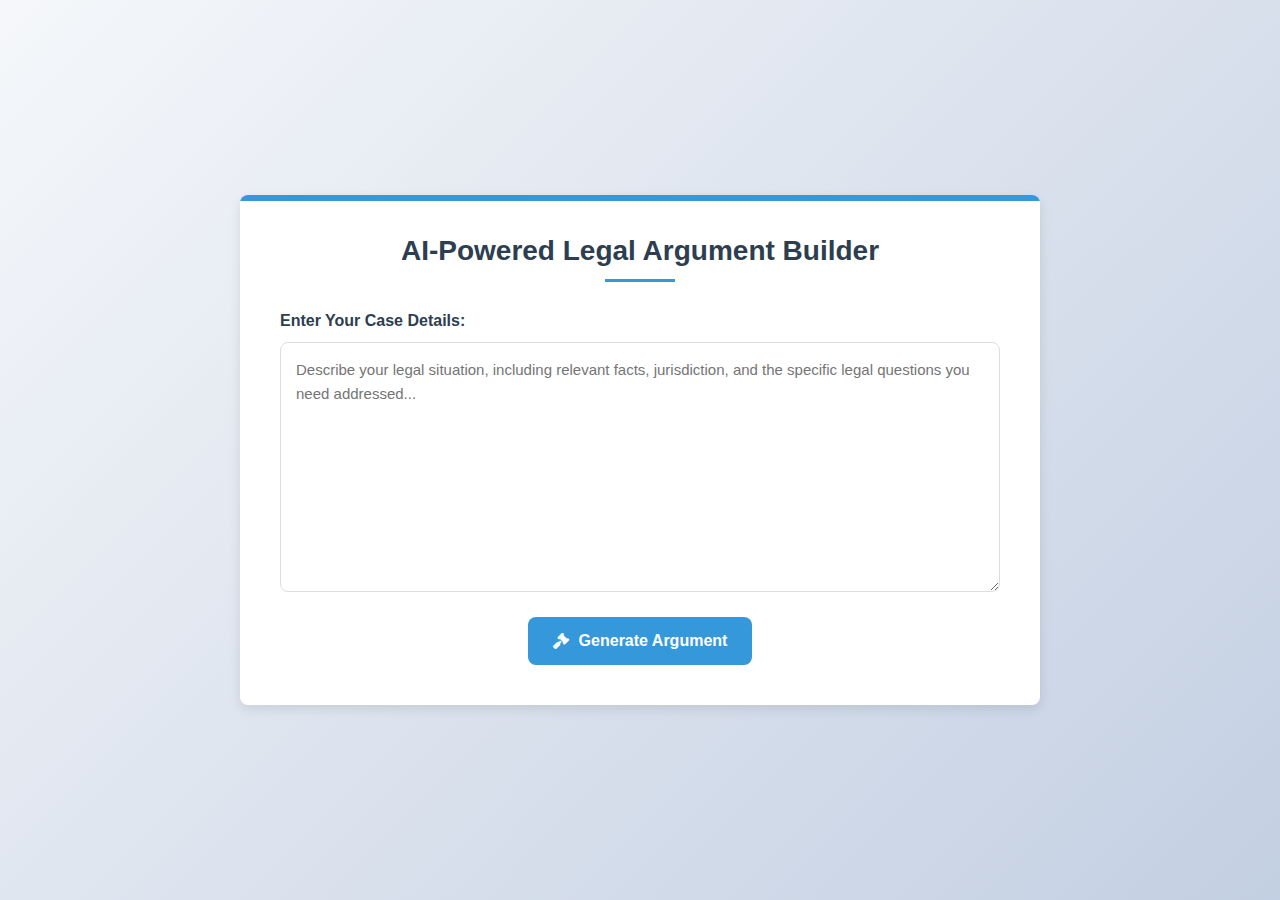
<file: LegalArgumentBuilder/templates/index.html>
<!DOCTYPE html>
<html lang="en">
<head>
    <meta charset="UTF-8">
    <meta name="viewport" content="width=device-width, initial-scale=1.0">
    <title>AI Legal Argument Builder</title>
    <link rel="stylesheet" href="https://cdnjs.cloudflare.com/ajax/libs/font-awesome/6.4.0/css/all.min.css">
    <style>
        :root {
            --primary-color: #2c3e50;
            --secondary-color: #3498db;
            --accent-color: #e74c3c;
            --light-bg: #f8f9fa;
            --text-color: #333;
            --border-radius: 8px;
            --shadow: 0 4px 12px rgba(0, 0, 0, 0.1);
            --transition: all 0.3s ease;
        }
        
        * {
            margin: 0;
            padding: 0;
            box-sizing: border-box;
        }
        
        body {
            font-family: 'Segoe UI', Tahoma, Geneva, Verdana, sans-serif;
            background: linear-gradient(135deg, #f5f7fa, #c3cfe2);
            min-height: 100vh;
            display: flex;
            justify-content: center;
            align-items: center;
            color: var(--text-color);
            padding: 20px;
        }
        
        .container {
            width: 90%;
            max-width: 800px;
            background-color: white;
            border-radius: var(--border-radius);
            box-shadow: var(--shadow);
            padding: 40px;
            position: relative;
            overflow: hidden;
        }
        
        .container::before {
            content: '';
            position: absolute;
            top: 0;
            left: 0;
            width: 100%;
            height: 6px;
            background: var(--secondary-color);
        }
        
        h2 {
            font-size: 28px;
            color: var(--primary-color);
            margin-bottom: 30px;
            text-align: center;
            position: relative;
            padding-bottom: 15px;
        }
        
        h2::after {
            content: '';
            position: absolute;
            bottom: 0;
            left: 50%;
            transform: translateX(-50%);
            width: 70px;
            height: 3px;
            background-color: var(--secondary-color);
        }
        
        form {
            display: flex;
            flex-direction: column;
        }
        
        label {
            font-size: 16px;
            font-weight: 600;
            margin-bottom: 12px;
            color: var(--primary-color);
        }
        
        textarea {
            height: 250px;
            padding: 15px;
            border: 1px solid #ddd;
            border-radius: var(--border-radius);
            resize: vertical;
            font-family: inherit;
            font-size: 15px;
            line-height: 1.6;
            transition: var(--transition);
            margin-bottom: 25px;
        }
        
        textarea:focus {
            outline: none;
            border-color: var(--secondary-color);
            box-shadow: 0 0 0 3px rgba(52, 152, 219, 0.2);
        }
        
        button {
            background-color: var(--secondary-color);
            color: white;
            border: none;
            padding: 15px 25px;
            border-radius: var(--border-radius);
            font-size: 16px;
            font-weight: 600;
            cursor: pointer;
            transition: var(--transition);
            display: flex;
            align-items: center;
            justify-content: center;
            align-self: center;
            min-width: 200px;
        }
        
        button:hover {
            background-color: #2980b9;
            transform: translateY(-2px);
        }
        
        button::before {
            content: '\f0e3';
            font-family: 'Font Awesome 6 Free';
            font-weight: 900;
            margin-right: 10px;
        }
        
        @media (max-width: 768px) {
            .container {
                padding: 25px;
                width: 95%;
            }
            
            h2 {
                font-size: 24px;
            }
            
            textarea {
                height: 200px;
            }
            
            button {
                width: 100%;
            }
        }
    </style>
</head>
<body>
    <div class="container">
        <h2>AI-Powered Legal Argument Builder</h2>
        <form action="/generate" method="post">
            <label for="case_details">
                Enter Your Case Details:
            </label>
            <textarea id="case_details" name="case_details" placeholder="Describe your legal situation, including relevant facts, jurisdiction, and the specific legal questions you need addressed..." required></textarea>
            <button type="submit">Generate Argument</button>
        </form>
    </div>
</body>
</html>
</file>
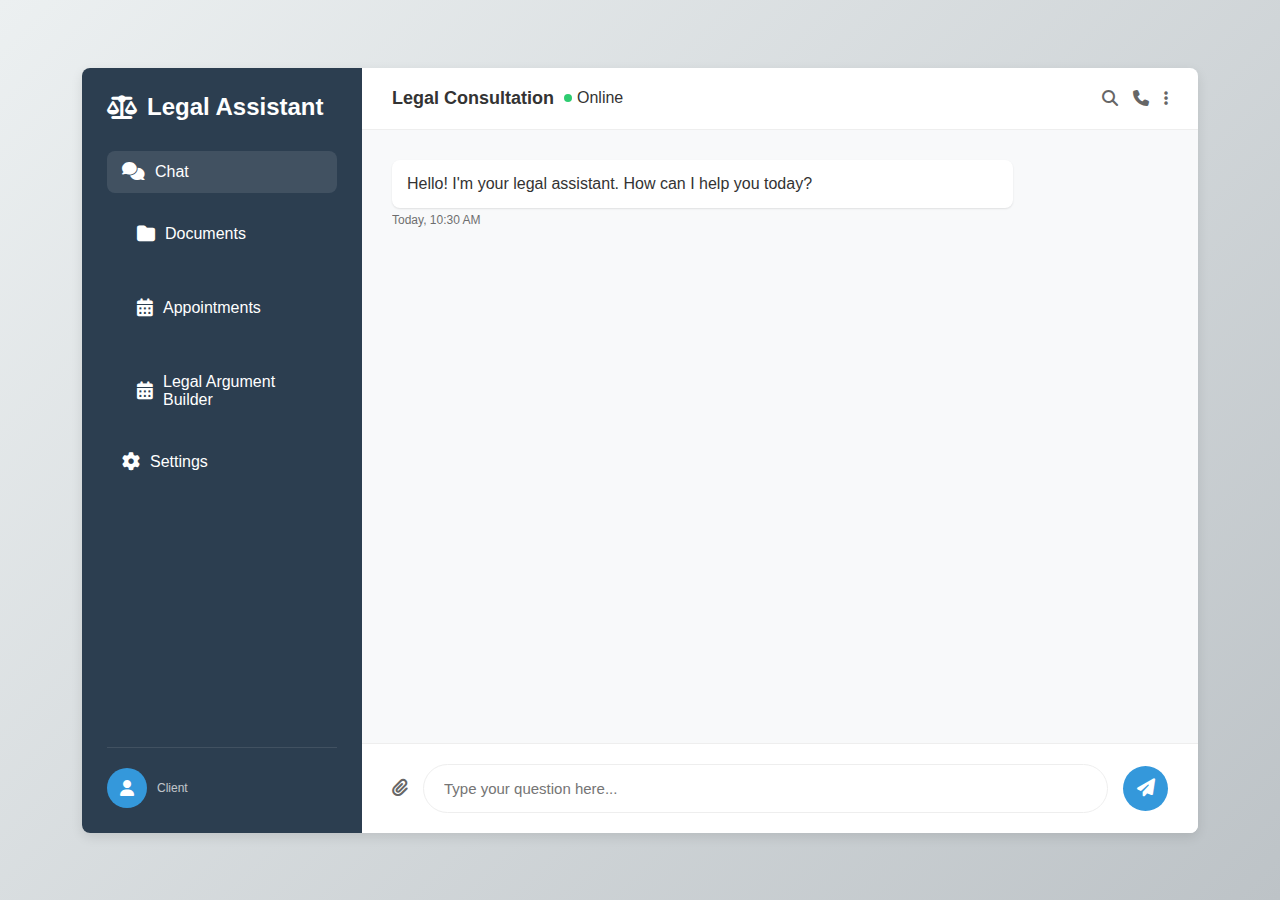
<file: flaskbot/templates/chat.html>
<!DOCTYPE html>
<html lang="en">
<head>
    <meta charset="UTF-8">
    <meta name="viewport" content="width=device-width, initial-scale=1.0">
    <title>Legal Assistant</title>
    <link rel="stylesheet" href="https://cdnjs.cloudflare.com/ajax/libs/font-awesome/6.4.0/css/all.min.css">
    <style>
        :root {
            --primary-color: #2c3e50;
            --secondary-color: #3498db;
            --accent-color: #e74c3c;
            --light-bg: #f8f9fa;
            --border-radius: 8px;
            --shadow: 0 4px 12px rgba(0, 0, 0, 0.1);
            --transition: all 0.3s ease;
        }
        
        * {
            margin: 0;
            padding: 0;
            box-sizing: border-box;
        }
        
        body {
            font-family: 'Segoe UI', Tahoma, Geneva, Verdana, sans-serif;
            background: linear-gradient(135deg, #ecf0f1, #bdc3c7);
            height: 100vh;
            display: flex;
            justify-content: center;
            align-items: center;
            color: #333;
            padding: 20px;
        }
        
        .app-container {
            display: flex;
            width: 90%;
            max-width: 1200px;
            height: 85vh;
            background-color: white;
            border-radius: var(--border-radius);
            box-shadow: var(--shadow);
            overflow: hidden;
        }
        
        .sidebar {
            width: 280px;
            background-color: var(--primary-color);
            color: white;
            padding: 25px;
            display: flex;
            flex-direction: column;
        }
        
        .logo {
            display: flex;
            align-items: center;
            margin-bottom: 30px;
        }
        
        .logo i {
            font-size: 24px;
            margin-right: 10px;
        }
        
        .logo h1 {
            font-size: 24px;
            font-weight: 600;
        }
        
        .menu {
            flex-grow: 1;
        }
        
        .menu-item {
            display: flex;
            align-items: center;
            padding: 12px 15px;
            margin-bottom: 8px;
            border-radius: var(--border-radius);
            cursor: pointer;
            transition: var(--transition);
            color: white;
        }
        
        .menu-item:hover, .menu-item.active {
            background-color: rgba(255, 255, 255, 0.1);
        }
        
        .menu-item i {
            margin-right: 10px;
            font-size: 18px;
        }
        
        .menu-item a {
            color: white;
            text-decoration: none; /* Removes underline */
            display: flex;
            align-items: center;
            width: 100%;
            padding: 12px 15px;
            border-radius: var(--border-radius);
            transition: var(--transition);
        }
        
        .menu-item a i {
            margin-right: 10px;
            font-size: 18px;
        }
        
        .menu-item a:hover, .menu-item a.active {
            background-color: rgba(255, 255, 255, 0.2);
        }
        
        .user-info {
            display: flex;
            align-items: center;
            padding-top: 20px;
            border-top: 1px solid rgba(255, 255, 255, 0.1);
        }
        
        .user-avatar {
            width: 40px;
            height: 40px;
            border-radius: 50%;
            background-color: var(--secondary-color);
            display: flex;
            justify-content: center;
            align-items: center;
            margin-right: 10px;
        }
        
        .user-details {
            font-size: 14px;
        }
        
        .user-name {
            font-weight: 600;
        }
        
        .user-role {
            opacity: 0.7;
            font-size: 12px;
        }
        
        .chat-container {
            flex-grow: 1;
            display: flex;
            flex-direction: column;
            position: relative;
        }
        
        .chat-header {
            padding: 20px 30px;
            border-bottom: 1px solid #eee;
            display: flex;
            justify-content: space-between;
            align-items: center;
        }
        
        .chat-title {
            display: flex;
            align-items: center;
        }
        
        .chat-title h2 {
            font-size: 18px;
            font-weight: 600;
            margin-right: 10px;
        }
        
        .status {
            display: flex;
            align-items: center;
        }
        
        .status-indicator {
            width: 8px;
            height: 8px;
            border-radius: 50%;
            background-color: #2ecc71;
            margin-right: 5px;
        }
        
        .chat-actions {
            display: flex;
        }
        
        .action-btn {
            margin-left: 15px;
            color: #666;
            cursor: pointer;
            transition: var(--transition);
        }
        
        .action-btn:hover {
            color: var(--secondary-color);
        }
        
        .messages {
            flex-grow: 1;
            padding: 30px;
            overflow-y: auto;
            background-color: var(--light-bg);
        }
        
        .message {
            margin-bottom: 20px;
            max-width: 80%;
        }
        
        .message.bot {
            margin-right: auto;
        }
        
        .message.user {
            margin-left: auto;
        }
        
        .message-content {
            padding: 15px;
            border-radius: var(--border-radius);
            position: relative;
            box-shadow: 0 1px 2px rgba(0, 0, 0, 0.1);
        }
        
        .bot .message-content {
            background-color: white;
        }
        
        .user .message-content {
            background-color: var(--secondary-color);
            color: white;
        }
        
        .message-meta {
            font-size: 12px;
            margin-top: 5px;
            opacity: 0.7;
        }
        
        .bot .message-meta {
            text-align: left;
        }
        
        .user .message-meta {
            text-align: right;
        }
        
        .input-container {
            padding: 20px 30px;
            background-color: white;
            border-top: 1px solid #eee;
            display: flex;
            align-items: center;
        }
        
        .attachment-btn {
            color: #666;
            font-size: 18px;
            margin-right: 15px;
            cursor: pointer;
            transition: var(--transition);
        }
        
        .attachment-btn:hover {
            color: var(--secondary-color);
        }
        
        .input-wrapper {
            flex-grow: 1;
            position: relative;
        }
        
        #userInput {
            width: 100%;
            padding: 15px 20px;
            border: 1px solid #eee;
            border-radius: 30px;
            outline: none;
            font-size: 15px;
            transition: var(--transition);
        }
        
        #userInput:focus {
            border-color: var(--secondary-color);
            box-shadow: 0 0 0 3px rgba(52, 152, 219, 0.2);
        }
        
        .send-btn {
            background-color: var(--secondary-color);
            color: white;
            border: none;
            width: 45px;
            height: 45px;
            border-radius: 50%;
            margin-left: 15px;
            cursor: pointer;
            display: flex;
            justify-content: center;
            align-items: center;
            transition: var(--transition);
        }
        
        .send-btn:hover {
            background-color: #2980b9;
            transform: scale(1.05);
        }
        
        .send-btn i {
            font-size: 18px;
        }
        
        .topic-suggestions {
            display: flex;
            flex-wrap: wrap;
            gap: 10px;
            margin-bottom: 20px;
        }
        
        .topic {
            background-color: white;
            padding: 8px 16px;
            border-radius: 30px;
            font-size: 14px;
            border: 1px solid #e0e0e0;
            cursor: pointer;
            transition: var(--transition);
        }
        
        .topic:hover {
            background-color: var(--secondary-color);
            color: white;
            border-color: var(--secondary-color);
        }
        
        .typing-indicator {
            display: flex;
            align-items: center;
            padding: 10px 15px;
            border-radius: var(--border-radius);
            background-color: white;
            margin-bottom: 20px;
            max-width: 80px;
        }
        
        .typing-dot {
            width: 8px;
            height: 8px;
            border-radius: 50%;
            background-color: #888;
            margin: 0 2px;
        }
        
        @media (max-width: 992px) {
            .app-container {
                flex-direction: column;
                height: 95vh;
            }
            
            .sidebar {
                width: 100%;
                flex-direction: row;
                padding: 15px;
                height: auto;
            }
            
            .logo {
                margin-bottom: 0;
                margin-right: 20px;
            }
            
            .menu {
                display: flex;
                flex-grow: 0;
                margin-right: 20px;
            }
            
            .menu-item {
                padding: 8px 15px;
                margin-bottom: 0;
                margin-right: 5px;
            }
            
            .user-info {
                border-top: none;
                padding-top: 0;
            }
        }
        
        @media (max-width: 768px) {
            .app-container {
                width: 100%;
            }
            
            .sidebar {
                padding: 10px;
            }
            
            .logo h1 {
                font-size: 18px;
            }
            
            .menu {
                overflow-x: auto;
                -webkit-overflow-scrolling: touch;
                padding-bottom: 5px;
            }
            
            .menu::-webkit-scrollbar {
                display: none;
            }
            
            .user-info {
                display: none;
            }
            
            .message {
                max-width: 90%;
            }
        }
    </style>
</head>
<body>
    <div class="app-container">
        <div class="sidebar">
            <div class="logo">
                <i class="fas fa-balance-scale"></i>
                <h1>Legal Assistant</h1>
            </div>
            <div class="menu">
                <div class="menu-item active">
                    <i class="fas fa-comments"></i>
                    <span>Chat</span>
                </div>
                <div class="menu-item">
                    <a href="http://127.0.0.1:3003/">
                        <i class="fas fa-folder"></i>
                        <span>Documents</span>
                    </a>
                </div>
                
                <div class="menu-item">
                    <a href="http://127.0.0.1:5001/">
                        <i class="fas fa-calendar-alt"></i>
                        <span>Appointments</span>
                    </a>
                </div>

                <div class="menu-item">
                    <a href="http://127.0.0.1:4050/">
                        <i class="fas fa-calendar-alt"></i>
                        <span>Legal Argument Builder</span>
                    </a>
                </div>
                
                <div class="menu-item">
                    <i class="fas fa-cog"></i>
                    <span>Settings</span>
                </div>
            </div>
            <div class="user-info">
                <div class="user-avatar">
                    <i class="fas fa-user"></i>
                </div>
                <div class="user-details">
                   
                    <div class="user-role">Client</div>
                </div>
            </div>
        </div>
        <div class="chat-container">
            <div class="chat-header">
                <div class="chat-title">
                    <h2>Legal Consultation</h2>
                    <div class="status">
                        <div class="status-indicator"></div>
                        <span>Online</span>
                    </div>
                </div>
                <div class="chat-actions">
                    <i class="fas fa-search action-btn"></i>
                    <i class="fas fa-phone action-btn"></i>
                    <i class="fas fa-ellipsis-v action-btn"></i>
                </div>
            </div>
            <div class="messages" id="messages">
                <div class="message bot">
                    <div class="message-content">
                        Hello! I'm your legal assistant. How can I help you today?
                    </div>
                    <div class="message-meta">
                        Today, 10:30 AM
                    </div>
                </div>
                
               
            </div>
            <div class="input-container">
                <div class="attachment-btn">
                    <i class="fas fa-paperclip"></i>
                </div>
                <div class="input-wrapper">
                    <input type="text" id="userInput" placeholder="Type your question here..." onkeydown="if(event.key === 'Enter') sendMessage()">
                </div>
                <button class="send-btn" onclick="sendMessage()">
                    <i class="fas fa-paper-plane"></i>
                </button>
            </div>
        </div>
    </div>

    <script>
        function sendMessage() {
            const userInput = document.getElementById("userInput").value;
            if (!userInput) return;

            const messagesDiv = document.getElementById("messages");
            const currentTime = getCurrentTime();
            
            // Add user message
            messagesDiv.innerHTML += `
                <div class="message user">
                    <div class="message-content">
                        ${userInput}
                    </div>
                    <div class="message-meta">
                        Today, ${currentTime}
                    </div>
                </div>
            `;

            // Add typing indicator
            const typingIndicatorId = 'typing-indicator-' + Date.now();
            messagesDiv.innerHTML += `
                <div id="${typingIndicatorId}" class="message bot">
                    <div class="message-content" style="display: flex; gap: 5px;">
                        <span class="typing-dot">●</span>
                        <span class="typing-dot">●</span>
                        <span class="typing-dot">●</span>
                    </div>
                </div>
            `;
            
            // Scroll to bottom
            messagesDiv.scrollTop = messagesDiv.scrollHeight;
            
            // Clear input
            document.getElementById("userInput").value = "";
            
            // Call the API using fetch
            fetch("/chat", {
                method: "POST",
                headers: { "Content-Type": "application/json" },
                body: JSON.stringify({ message: userInput })
            })
            .then(response => response.json())
            .then(data => {
                // Remove typing indicator
                const typingIndicator = document.getElementById(typingIndicatorId);
                if (typingIndicator) {
                    messagesDiv.removeChild(typingIndicator);
                }
                
                if (data.reply) {
                    // Add formatted bot response
                    messagesDiv.innerHTML += `
                        <div class="message bot">
                            <div class="message-content">
                                ${data.reply}
                            </div>
                            <div class="message-meta">
                                Today, ${getCurrentTime()}
                            </div>
                        </div>
                    `;
                } else {
                    // Error response
                    messagesDiv.innerHTML += `
                        <div class="message bot">
                            <div class="message-content">
                                Sorry, something went wrong.
                            </div>
                            <div class="message-meta">
                                Today, ${getCurrentTime()}
                            </div>
                        </div>
                    `;
                }
                
                // Scroll to bottom again
                messagesDiv.scrollTop = messagesDiv.scrollHeight;
            })
            .catch(error => {
                // Remove typing indicator
                const typingIndicator = document.getElementById(typingIndicatorId);
                if (typingIndicator) {
                    messagesDiv.removeChild(typingIndicator);
                }
                
                // Connection error
                messagesDiv.innerHTML += `
                    <div class="message bot">
                        <div class="message-content">
                            Error connecting to chatbot. Please try again later.
                        </div>
                        <div class="message-meta">
                            Today, ${getCurrentTime()}
                        </div>
                    </div>
                `;
                
                // Scroll to bottom
                messagesDiv.scrollTop = messagesDiv.scrollHeight;
            });
        }
        
        function suggestTopic(topic) {
            document.getElementById("userInput").value = `I need help with ${topic}`;
            sendMessage();
        }
        
        function getCurrentTime() {
            const now = new Date();
            let hours = now.getHours();
            const minutes = now.getMinutes().toString().padStart(2, '0');
            const ampm = hours >= 12 ? 'PM' : 'AM';
            hours = hours % 12;
            hours = hours ? hours : 12; // The hour '0' should be '12'
            return `${hours}:${minutes} ${ampm}`;
        }
        
        // Add animation to typing dots
        const style = document.createElement('style');
        style.textContent = `
            @keyframes blink {
                0% { opacity: 0.3; }
                50% { opacity: 1; }
                100% { opacity: 0.3; }
            }
            
            .typing-dot {
                animation: blink 1s infinite;
                animation-delay: calc(var(--i) * 0.3s);
            }
            
            .typing-dot:nth-child(1) { --i: 0; }
            .typing-dot:nth-child(2) { --i: 1; }
            .typing-dot:nth-child(3) { --i: 2; }
        `;
        document.head.appendChild(style);
    </script>
</body>
</html>
</file>
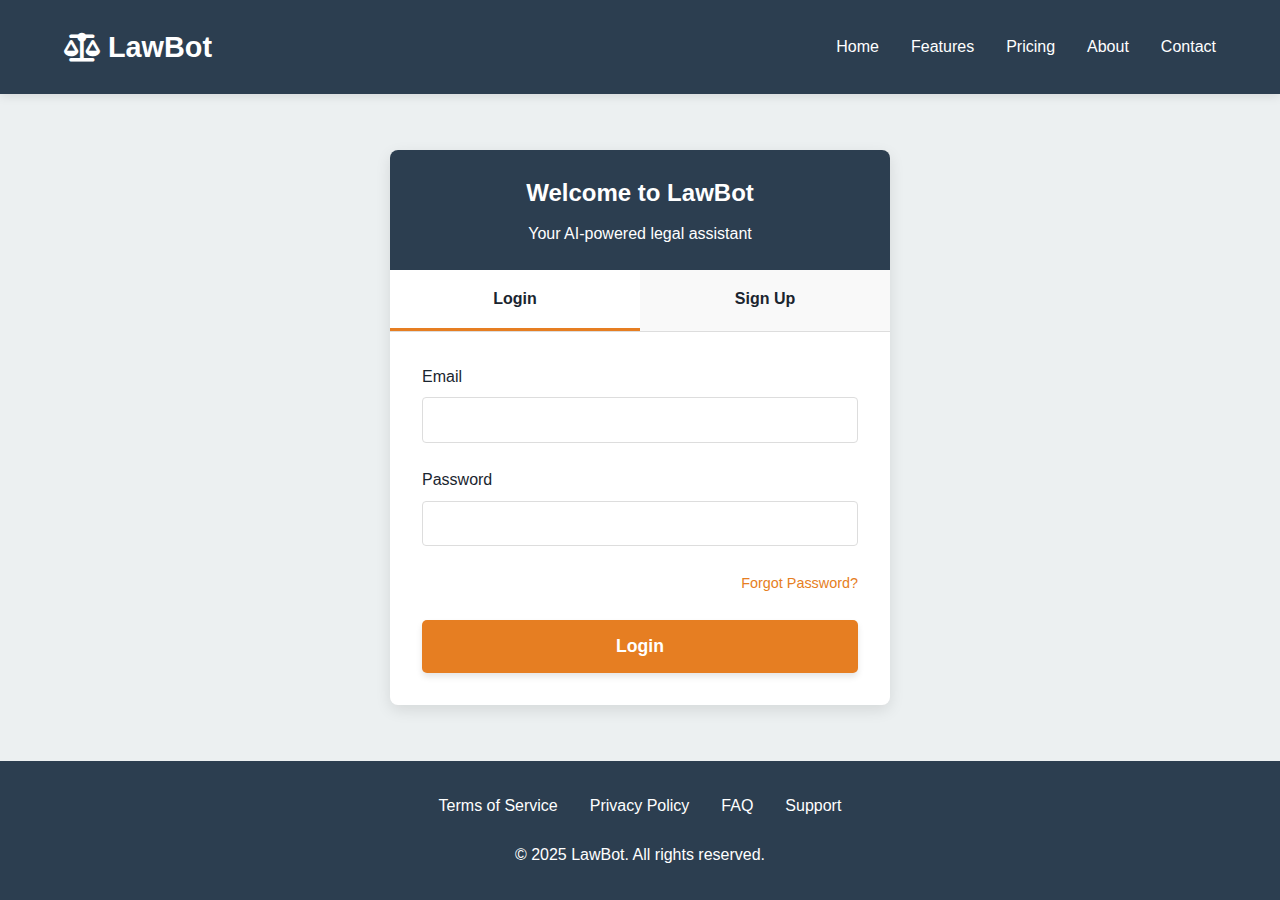
<file: homePage/templates/auth.html>
<!DOCTYPE html>
<html lang="en">
<head>
  <meta charset="UTF-8">
  <meta name="viewport" content="width=device-width, initial-scale=1.0">
  <title>LawBot - Login & Sign Up</title>
  <style>
    :root {
      --primary: #2c3e50;
      --secondary: #34495e;
      --accent: #e67e22;
      --light: #ecf0f1;
      --dark: #1a252f;
    }
    
    * {
      margin: 0;
      padding: 0;
      box-sizing: border-box;
      font-family: 'Arial', sans-serif;
    }
    
    body {
      background-color: var(--light);
      color: var(--dark);
      line-height: 1.6;
      min-height: 100vh;
      display: flex;
      flex-direction: column;
    }
    
    header {
      background-color: var(--primary);
      padding: 1.5rem 0;
      box-shadow: 0 2px 10px rgba(0, 0, 0, 0.1);
    }
    
    .container {
      width: 90%;
      max-width: 1200px;
      margin: 0 auto;
    }
    
    .nav {
      display: flex;
      justify-content: space-between;
      align-items: center;
    }
    
    .logo {
      color: white;
      font-size: 1.8rem;
      font-weight: bold;
      display: flex;
      align-items: center;
      text-decoration: none;
    }
    
    .logo i {
      margin-right: 0.5rem;
    }
    
    .nav-links {
      display: flex;
      list-style: none;
    }
    
    .nav-links li {
      margin-left: 2rem;
    }
    
    .nav-links a {
      color: white;
      text-decoration: none;
      font-weight: 500;
      transition: color 0.3s;
    }
    
    .nav-links a:hover {
      color: var(--accent);
    }
    
    .auth-container {
      display: flex;
      justify-content: center;
      align-items: center;
      flex: 1;
      padding: 2rem 0;
    }
    
    .auth-box {
      background-color: white;
      border-radius: 8px;
      box-shadow: 0 5px 15px rgba(0, 0, 0, 0.1);
      width: 100%;
      max-width: 500px;
      overflow: hidden;
    }
    
    .auth-header {
      background-color: var(--primary);
      padding: 1.5rem;
      text-align: center;
      color: white;
    }
    
    .auth-header h2 {
      margin-bottom: 0.5rem;
    }
    
    .auth-tabs {
      display: flex;
      border-bottom: 1px solid #ddd;
    }
    
    .auth-tab {
      flex: 1;
      text-align: center;
      padding: 1rem;
      cursor: pointer;
      font-weight: bold;
      background-color: #f9f9f9;
      transition: all 0.3s;
    }
    
    .auth-tab.active {
      background-color: white;
      border-bottom: 3px solid var(--accent);
    }
    
    .auth-form-container {
      padding: 2rem;
    }
    
    .auth-form {
      display: none;
    }
    
    .auth-form.active {
      display: block;
    }
    
    .form-group {
      margin-bottom: 1.5rem;
    }
    
    label {
      display: block;
      margin-bottom: 0.5rem;
      font-weight: 500;
    }
    
    input {
      width: 100%;
      padding: 0.8rem;
      border: 1px solid #ddd;
      border-radius: 4px;
      font-size: 1rem;
      transition: border 0.3s;
    }
    
    input:focus {
      outline: none;
      border-color: var(--accent);
    }
    
    .btn {
      display: inline-block;
      padding: 1rem 2rem;
      background-color: var(--accent);
      color: white;
      text-decoration: none;
      font-weight: bold;
      border-radius: 5px;
      transition: all 0.3s;
      font-size: 1.1rem;
      border: none;
      cursor: pointer;
      width: 100%;
      box-shadow: 0 4px 6px rgba(0, 0, 0, 0.1);
    }
    
    .btn:hover {
      background-color: #d35400;
      transform: translateY(-2px);
      box-shadow: 0 6px 8px rgba(0, 0, 0, 0.15);
    }
    
    .forgot-password {
      text-align: right;
      margin-bottom: 1.5rem;
    }
    
    .forgot-password a {
      color: var(--accent);
      text-decoration: none;
      font-size: 0.9rem;
    }
    
    .forgot-password a:hover {
      text-decoration: underline;
    }
    
    .or-divider {
      text-align: center;
      margin: 1.5rem 0;
      position: relative;
    }
    
    .or-divider::before {
      content: "";
      display: block;
      width: 100%;
      height: 1px;
      background-color: #ddd;
      position: absolute;
      top: 50%;
      left: 0;
    }
    
    .or-divider span {
      background-color: white;
      padding: 0 1rem;
      position: relative;
      color: #777;
    }
    
    .social-login {
      display: flex;
      justify-content: space-between;
      gap: 1rem;
      margin-bottom: 1.5rem;
    }
    
    .social-btn {
      flex: 1;
      display: flex;
      align-items: center;
      justify-content: center;
      padding: 0.8rem;
      border-radius: 4px;
      border: 1px solid #ddd;
      background-color: white;
      cursor: pointer;
      transition: all 0.3s;
    }
    
    .social-btn:hover {
      background-color: #f9f9f9;
      transform: translateY(-2px);
    }
    
    .social-btn i {
      margin-right: 0.5rem;
    }
    
    .google-btn {
      color: #DB4437;
    }
    
    .linkedin-btn {
      color: #0077B5;
    }
    
    .legal-text {
      font-size: 0.8rem;
      color: #777;
      text-align: center;
      margin-top: 1.5rem;
    }
    
    footer {
      background-color: var(--primary);
      color: white;
      padding: 2rem 0;
      text-align: center;
      margin-top: auto;
    }
    
    .footer-links {
      display: flex;
      justify-content: center;
      list-style: none;
      margin-bottom: 1.5rem;
    }
    
    .footer-links li {
      margin: 0 1rem;
    }
    
    .footer-links a {
      color: white;
      text-decoration: none;
    }
    
    .footer-links a:hover {
      text-decoration: underline;
    }
    
    @media (max-width: 768px) {
      .nav-links {
        display: none;
      }
      
      .auth-header h2 {
        font-size: 1.5rem;
      }
      
      .social-login {
        flex-direction: column;
      }
    }
  </style>
  <link rel="stylesheet" href="https://cdnjs.cloudflare.com/ajax/libs/font-awesome/6.4.0/css/all.min.css">
</head>
<body>
  <header>
    <div class="container">
      <nav class="nav">
        <a href="index.html" class="logo">
          <i class="fas fa-balance-scale"></i> LawBot
        </a>
        <ul class="nav-links">
          <li><a href="index.html">Home</a></li>
          <li><a href="#">Features</a></li>
          <li><a href="#">Pricing</a></li>
          <li><a href="#">About</a></li>
          <li><a href="#">Contact</a></li>
        </ul>
      </nav>
    </div>
  </header>

  <main class="auth-container">
    <div class="auth-box">
      <div class="auth-header">
        <h2>Welcome to LawBot</h2>
        <p>Your AI-powered legal assistant</p>
      </div>
      
      <div class="auth-tabs">
        <div class="auth-tab active" id="login-tab">Login</div>
        <div class="auth-tab" id="signup-tab">Sign Up</div>
      </div>
      
      <div class="auth-form-container">
        <!-- Login Form -->
        <form class="auth-form active" id="login-form" action="/chat" method="POST">
          <div class="form-group">
              <label for="login-email">Email</label>
              <input type="email" id="login-email" name="login-email" required>
          </div>
      
          <div class="form-group">
              <label for="login-password">Password</label>
              <input type="password" id="login-password" name="login-password" required>
          </div>
      
          <div class="forgot-password">
              <a href="#">Forgot Password?</a>
          </div>
      
          <button type="submit" class="btn">Login</button>
      </form>
  
      
        
        <!-- Signup Form -->
        <form class="auth-form" id="signup-form" action="/auth/register" method="POST">
          <div class="form-group">
            <label for="signup-name">Full Name</label>
            <input type="text" id="signup-name" name="signup-name" required>
          </div>
          
          <div class="form-group">
            <label for="signup-email">Email</label>
            <input type="email" id="signup-email" name="signup-email" required>
          </div>
          
          <div class="form-group">
            <label for="signup-password">Password</label>
            <input type="password" id="signup-password" name="signup-password" required>
          </div>
          
          <div class="form-group">
            <label for="signup-confirm">Confirm Password</label>
            <input type="password" id="signup-confirm" name="signup-confirm" required>
          </div>
          
          <button type="submit" class="btn">Create Account</button>
          
          <div class="or-divider">
            <span>OR</span>
          </div>
          
          <div class="social-login">
            <button type="button" class="social-btn google-btn">
              <i class="fab fa-google"></i> Google
            </button>
            <button type="button" class="social-btn linkedin-btn">
              <i class="fab fa-linkedin-in"></i> LinkedIn
            </button>
          </div>
          
          <p class="legal-text">
            By signing up, you agree to our <a href="#">Terms of Service</a> and <a href="#">Privacy Policy</a>.
          </p>
        </form>
      </div>
    </div>
  </main>

  <footer>
    <div class="container">
      <ul class="footer-links">
        <li><a href="#">Terms of Service</a></li>
        <li><a href="#">Privacy Policy</a></li>
        <li><a href="#">FAQ</a></li>
        <li><a href="#">Support</a></li>
      </ul>
      <p>&copy; 2025 LawBot. All rights reserved.</p>
    </div>
  </footer>

  <script>
    // Tab switching functionality
    const loginTab = document.getElementById("login-tab");
    const signupTab = document.getElementById("signup-tab");
    const loginForm = document.getElementById("login-form");
    const signupForm = document.getElementById("signup-form");
    
    loginTab.addEventListener("click", () => {
      loginTab.classList.add("active");
      signupTab.classList.remove("active");
      loginForm.classList.add("active");
      signupForm.classList.remove("active");
    });
    
    signupTab.addEventListener("click", () => {
      signupTab.classList.add("active");
      loginTab.classList.remove("active");
      signupForm.classList.add("active");
      loginForm.classList.remove("active");
    });
  </script>
</body>
</html>
</file>
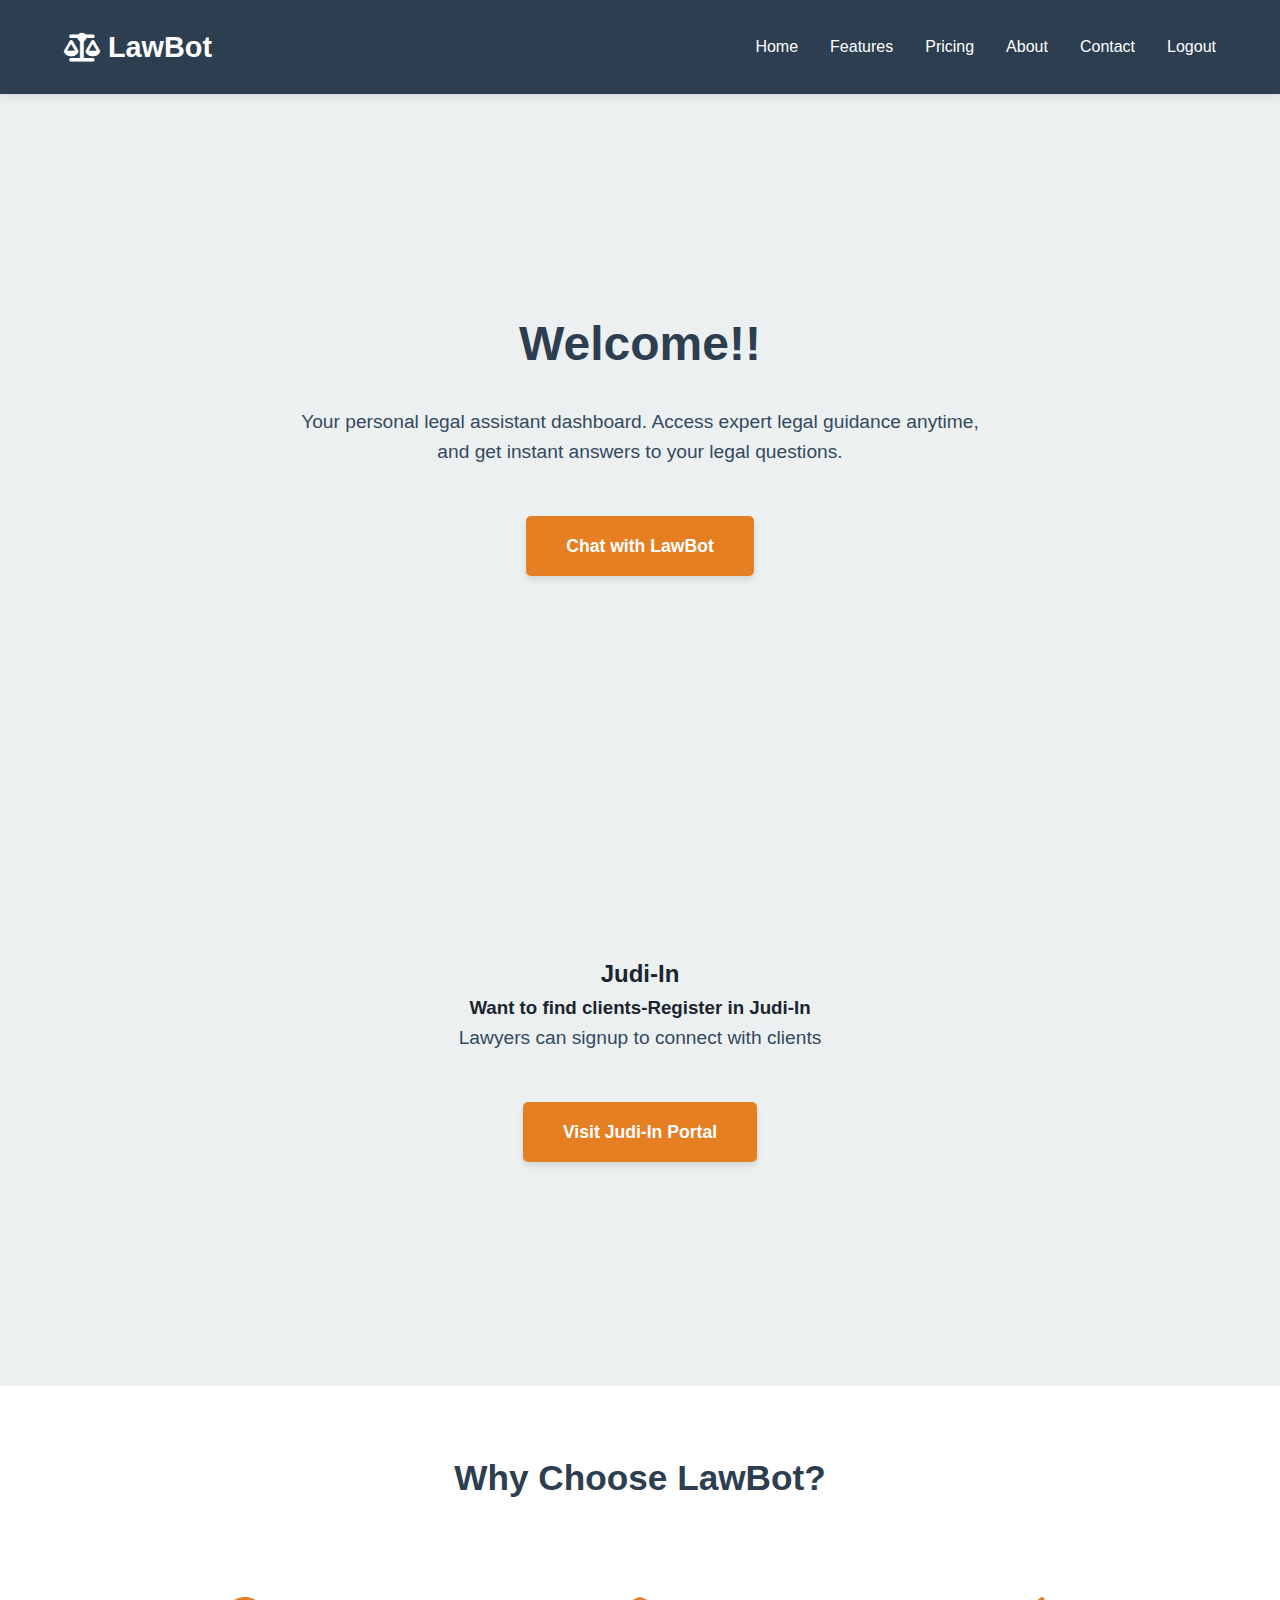
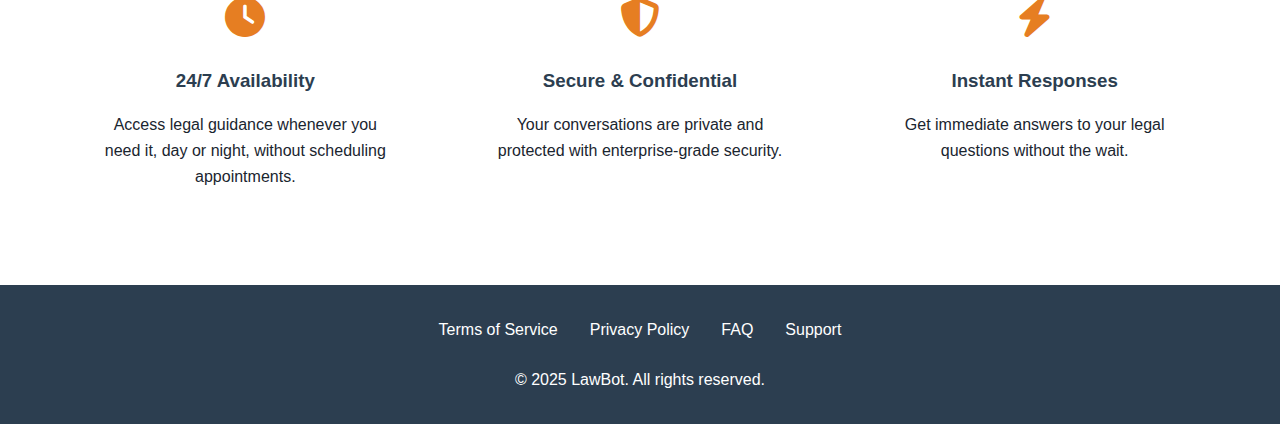
<file: homePage/templates/dashboard.html>
<!DOCTYPE html>
<html lang="en">
<head>
  <meta charset="UTF-8">
  <meta name="viewport" content="width=device-width, initial-scale=1.0">
  <title>Dashboard - LawBot</title>
  <style>
    :root {
      --primary: #2c3e50;
      --secondary: #34495e;
      --accent: #e67e22;
      --light: #ecf0f1;
      --dark: #1a252f;
    }
    
    * {
      margin: 0;
      padding: 0;
      box-sizing: border-box;
      font-family: 'Arial', sans-serif;
    }
    
    body {
      background-color: var(--light);
      color: var(--dark);
      line-height: 1.6;
    }
    
    header {
      background-color: var(--primary);
      padding: 1.5rem 0;
      box-shadow: 0 2px 10px rgba(0, 0, 0, 0.1);
    }
    
    .container {
      width: 90%;
      max-width: 1200px;
      margin: 0 auto;
    }
    
    .nav {
      display: flex;
      justify-content: space-between;
      align-items: center;
    }
    
    .logo {
      color: white;
      font-size: 1.8rem;
      font-weight: bold;
      display: flex;
      align-items: center;
    }
    
    .logo i {
      margin-right: 0.5rem;
    }
    
    .nav-links {
      display: flex;
      list-style: none;
    }
    
    .nav-links li {
      margin-left: 2rem;
    }
    
    .nav-links a {
      color: white;
      text-decoration: none;
      font-weight: 500;
      transition: color 0.3s;
    }
    
    .nav-links a:hover {
      color: var(--accent);
    }
    
    main {
      margin-top: 2rem;
    }
    
    .hero {
      display: flex;
      flex-direction: column;
      align-items: center;
      justify-content: center;
      text-align: center;
      padding: 6rem 2rem;
      min-height: 70vh;
    }
    
    .hero h1 {
      font-size: 3rem;
      margin-bottom: 1.5rem;
      color: var(--primary);
    }
    
    .hero p {
      font-size: 1.2rem;
      max-width: 700px;
      margin-bottom: 3rem;
      color: var(--secondary);
    }
    
    .btn {
      display: inline-block;
      padding: 1rem 2.5rem;
      background-color: var(--accent);
      color: white;
      text-decoration: none;
      font-weight: bold;
      border-radius: 5px;
      transition: all 0.3s;
      font-size: 1.1rem;
      border: none;
      cursor: pointer;
      box-shadow: 0 4px 6px rgba(0, 0, 0, 0.1);
    }
    
    .btn:hover {
      background-color: #d35400;
      transform: translateY(-2px);
      box-shadow: 0 6px 8px rgba(0, 0, 0, 0.15);
    }
    
    .features {
      padding: 4rem 0;
      background-color: white;
    }
    
    .features h2 {
      text-align: center;
      margin-bottom: 3rem;
      font-size: 2.2rem;
      color: var(--primary);
    }
    
    .feature-grid {
      display: grid;
      grid-template-columns: repeat(auto-fit, minmax(300px, 1fr));
      gap: 2rem;
    }
    
    .feature-item {
      text-align: center;
      padding: 2rem;
      border-radius: 5px;
      transition: all 0.3s;
    }
    
    .feature-item:hover {
      box-shadow: 0 5px 15px rgba(0, 0, 0, 0.1);
      transform: translateY(-5px);
    }
    
    .feature-icon {
      font-size: 2.5rem;
      color: var(--accent);
      margin-bottom: 1rem;
    }
    
    .feature-item h3 {
      margin-bottom: 1rem;
      color: var(--primary);
    }
    
    footer {
      background-color: var(--primary);
      color: white;
      padding: 2rem 0;
      text-align: center;
    }
    
    .footer-links {
      display: flex;
      justify-content: center;
      list-style: none;
      margin-bottom: 1.5rem;
    }
    
    .footer-links li {
      margin: 0 1rem;
    }
    
    .footer-links a {
      color: white;
      text-decoration: none;
    }
    
    .footer-links a:hover {
      text-decoration: underline;
    }
    
    @media (max-width: 768px) {
      .hero h1 {
        font-size: 2.5rem;
      }
      
      .hero p {
        font-size: 1rem;
      }
      
      .nav-links {
        display: none;
      }
      
      .feature-grid {
        grid-template-columns: 1fr;
      }
    }
  </style>
  <link rel="stylesheet" href="https://cdnjs.cloudflare.com/ajax/libs/font-awesome/6.4.0/css/all.min.css">
</head>
<body>
  <header>
    <div class="container">
      <nav class="nav">
        <div class="logo">
          <i class="fas fa-balance-scale"></i> LawBot
        </div>
        <ul class="nav-links">
          <li><a href="#">Home</a></li>
          <li><a href="#">Features</a></li>
          <li><a href="#">Pricing</a></li>
          <li><a href="#">About</a></li>
          <li><a href="#">Contact</a></li>
          <li><a href="{{ url_for('logout') }}">Logout</a></li>
        </ul>
      </nav>
    </div>
  </header>

  <main>
    <section class="hero">
      <h1>Welcome!!</h1>
      <p>Your personal legal assistant dashboard. Access expert legal guidance anytime, and get instant answers to your legal questions.</p>
      <!-- The button now directs to the login page -->
      <a href="/auth" class="btn" id="openChatBtn">Chat with LawBot</a>
      
    </section>
    <section  class="hero">
      <div class="feature-card">
          <h2>Judi-In</h2>
          <h3>Want to find clients-Register in Judi-In</h3>
          <p>Lawyers can signup to connect with clients</p>
          <a href="http://127.0.0.1:3002/" target="_blank" class="btn btn-primary">Visit Judi-In Portal</a>

      </div>
    </section>

    <section class="features">
      <div class="container">
        <h2>Why Choose LawBot?</h2>
        <div class="feature-grid">
          <div class="feature-item">
            <div class="feature-icon">
              <i class="fas fa-clock"></i>
            </div>
            <h3>24/7 Availability</h3>
            <p>Access legal guidance whenever you need it, day or night, without scheduling appointments.</p>
          </div>
          <div class="feature-item">
            <div class="feature-icon">
              <i class="fas fa-shield-alt"></i>
            </div>
            <h3>Secure & Confidential</h3>
            <p>Your conversations are private and protected with enterprise-grade security.</p>
          </div>
          <div class="feature-item">
            <div class="feature-icon">
              <i class="fas fa-bolt"></i>
            </div>
            <h3>Instant Responses</h3>
            <p>Get immediate answers to your legal questions without the wait.</p>
          </div>
        </div>
      </div>
    </section>
  </main>

  <footer>
    <div class="container">
      <ul class="footer-links">
        <li><a href="#">Terms of Service</a></li>
        <li><a href="#">Privacy Policy</a></li>
        <li><a href="#">FAQ</a></li>
        <li><a href="#">Support</a></li>
      </ul>
      <p>&copy; 2025 LawBot. All rights reserved.</p>
    </div>
  </footer>
</body>
</html>
</file>
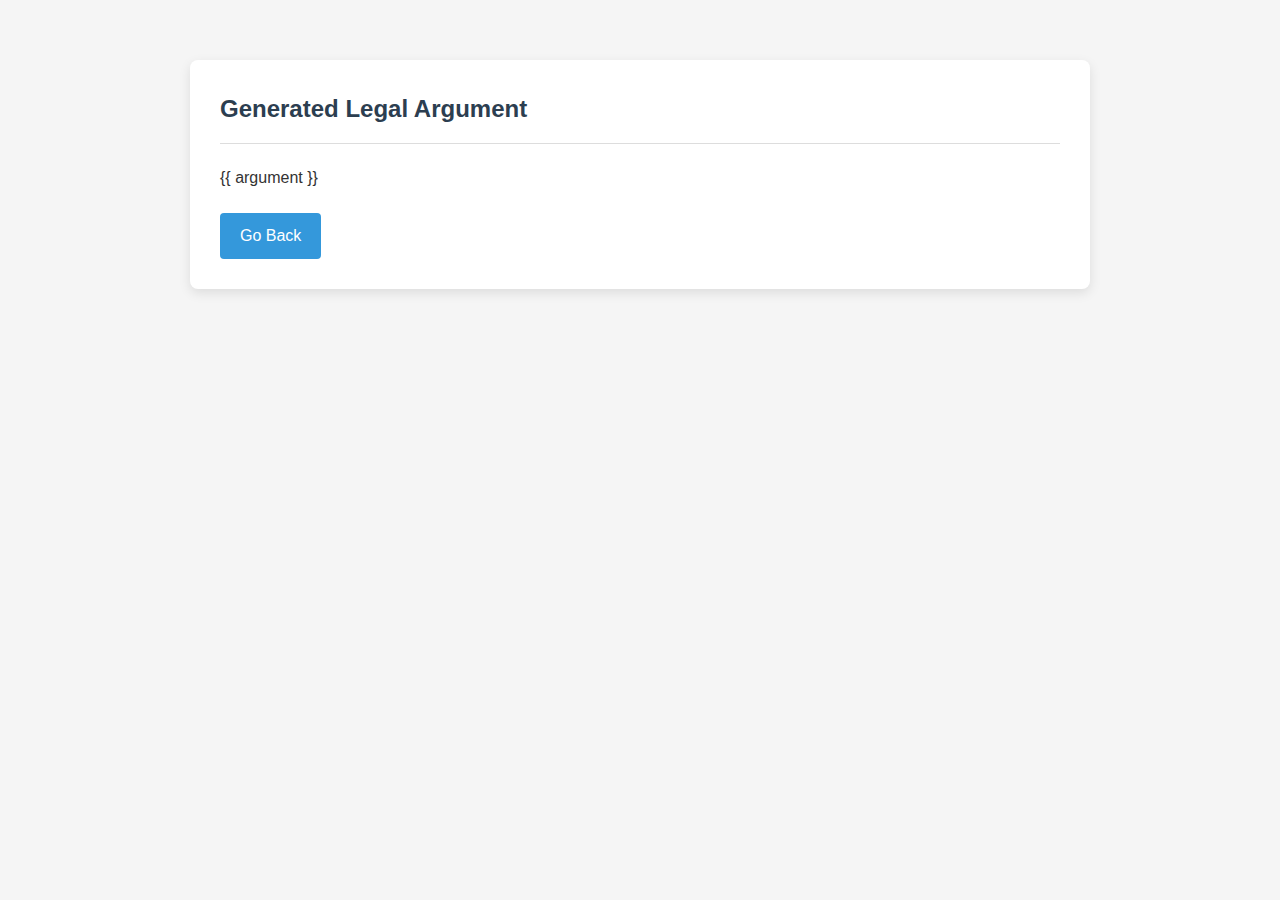
<file: LegalArgumentBuilder/templates/result.html>
<!DOCTYPE html>
<html lang="en">
<head>
    <meta charset="UTF-8">
    <meta name="viewport" content="width=device-width, initial-scale=1.0">
    <title>Legal Argument Result</title>
    <style>
        :root {
            --primary-color: #2c3e50;
            --secondary-color: #34495e;
            --accent-color: #3498db;
            --text-color: #333;
            --light-gray: #f5f5f5;
            --border-color: #ddd;
        }
        
        * {
            margin: 0;
            padding: 0;
            box-sizing: border-box;
        }
        
        body {
            font-family: 'Helvetica Neue', Arial, sans-serif;
            line-height: 1.6;
            color: var(--text-color);
            background-color: var(--light-gray);
            padding: 20px;
        }
        
        .container {
            max-width: 900px;
            margin: 40px auto;
            background-color: white;
            border-radius: 8px;
            box-shadow: 0 4px 12px rgba(0, 0, 0, 0.1);
            padding: 30px;
        }
        
        h2 {
            color: var(--primary-color);
            margin-bottom: 20px;
            padding-bottom: 15px;
            border-bottom: 1px solid var(--border-color);
            font-weight: 600;
        }
        
        p {
            margin-bottom: 20px;
            line-height: 1.8;
            text-align: justify;
        }
        
        a {
            display: inline-block;
            padding: 10px 20px;
            background-color: var(--accent-color);
            color: white;
            text-decoration: none;
            border-radius: 4px;
            font-weight: 500;
            transition: background-color 0.3s ease;
        }
        
        a:hover {
            background-color: #2980b9;
        }
        
        @media (max-width: 768px) {
            .container {
                padding: 20px;
                margin: 20px auto;
            }
        }
    </style>
</head>
<body>
    <div class="container">
        <h2>Generated Legal Argument</h2>
        <p>{{ argument }}</p>
        <a href="/">Go Back</a>
    </div>
</body>
</html>
</file>
